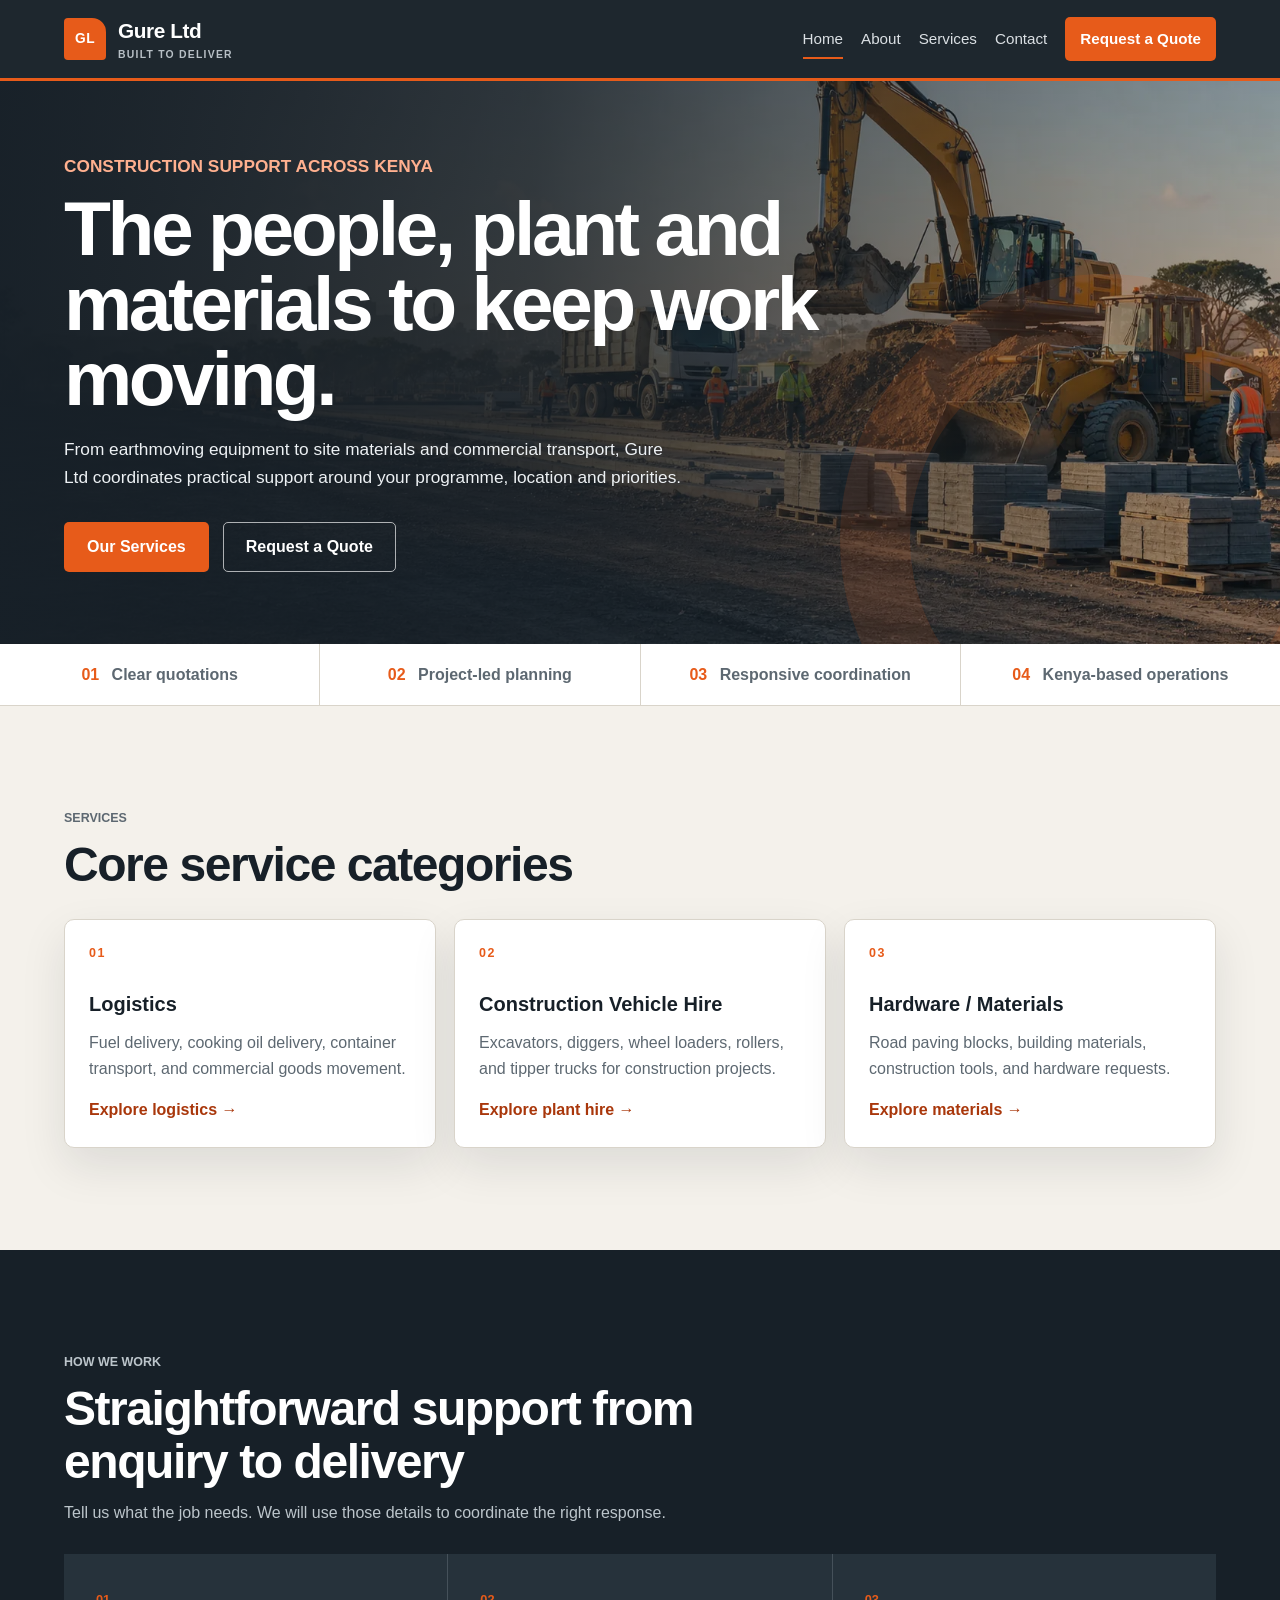
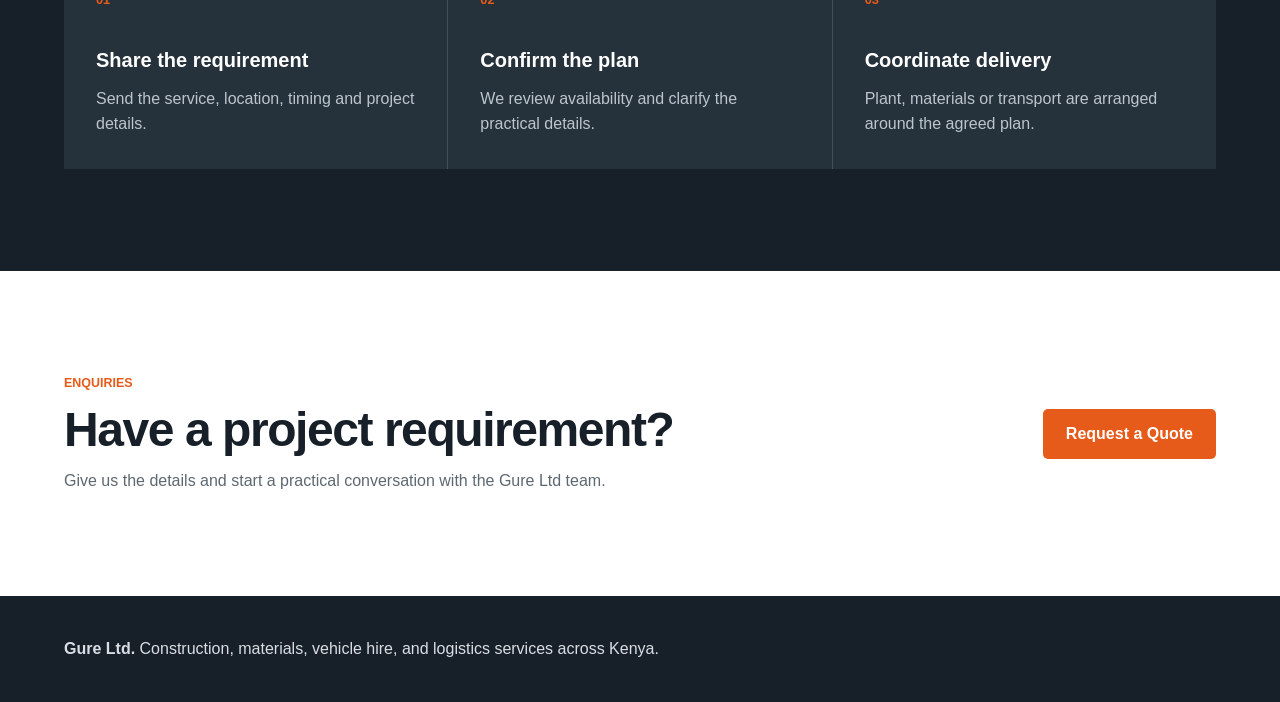
<file: website/index.html>
<!doctype html>
<html lang="en">
  <head>
    <meta charset="utf-8">
    <meta name="viewport" content="width=device-width, initial-scale=1">
    <title>Gure Ltd | Construction and Logistics</title>
    <meta
      name="description"
      content="Gure Ltd provides construction materials, equipment hire, and logistics services in Kenya."
    >
    <link rel="stylesheet" href="assets/css/styles.css">
  </head>
  <body>
    <header class="site-header">
      <a class="brand" href="index.html" aria-label="Gure Ltd home">
        <span class="brand-mark">GL</span>
        <span class="brand-text">Gure Ltd<small>Built to deliver</small></span>
      </a>
      <button class="nav-toggle" type="button" aria-expanded="false" aria-controls="main-navigation"><span></span><span></span><span></span><span class="sr-only">Open navigation</span></button>
      <nav id="main-navigation" class="site-nav" aria-label="Main navigation">
        <a href="index.html" aria-current="page">Home</a>
        <a href="about.html">About</a>
        <a href="services.html">Services</a>
        <a href="contact.html">Contact</a>
        <a class="nav-cta" href="contact.html#quote">Request a Quote</a>
      </nav>
    </header>

    <main>
      <section class="hero" aria-labelledby="hero-title">
        <div class="hero-content">
          <p class="eyebrow">Construction support across Kenya</p>
          <h1 id="hero-title">The people, plant and materials to keep work moving.</h1>
          <p>
            From earthmoving equipment to site materials and commercial transport, Gure Ltd
            coordinates practical support around your programme, location and priorities.
          </p>
          <div class="hero-actions">
            <a class="button button-primary" href="services.html">Our Services</a>
            <a class="button button-secondary" href="contact.html#quote">Request a Quote</a>
          </div>
        </div>
      </section>

      <section class="trust-strip" aria-label="Trust points">
        <span><strong>01</strong> Clear quotations</span>
        <span><strong>02</strong> Project-led planning</span>
        <span><strong>03</strong> Responsive coordination</span>
        <span><strong>04</strong> Kenya-based operations</span>
      </section>

      <section id="services" class="section" aria-labelledby="services-title">
        <div class="section-heading">
          <p class="eyebrow">Services</p>
          <h2 id="services-title">Core service categories</h2>
        </div>
        <div class="service-grid">
          <article class="service-card">
            <span class="card-number">01</span>
            <h3>Logistics</h3>
            <p>Fuel delivery, cooking oil delivery, container transport, and commercial goods movement.</p>
            <a class="text-link" href="services.html">Explore logistics <span aria-hidden="true">→</span></a>
          </article>
          <article class="service-card">
            <span class="card-number">02</span>
            <h3>Construction Vehicle Hire</h3>
            <p>Excavators, diggers, wheel loaders, rollers, and tipper trucks for construction projects.</p>
            <a class="text-link" href="services.html">Explore plant hire <span aria-hidden="true">→</span></a>
          </article>
          <article class="service-card">
            <span class="card-number">03</span>
            <h3>Hardware / Materials</h3>
            <p>Road paving blocks, building materials, construction tools, and hardware requests.</p>
            <a class="text-link" href="services.html">Explore materials <span aria-hidden="true">→</span></a>
          </article>
        </div>
      </section>

      <section class="section section-dark" aria-labelledby="process-title">
        <div class="section-heading">
          <p class="eyebrow">How we work</p>
          <h2 id="process-title">Straightforward support from enquiry to delivery</h2>
          <p>Tell us what the job needs. We will use those details to coordinate the right response.</p>
        </div>
        <ol class="process-grid">
          <li><span>01</span><h3>Share the requirement</h3><p>Send the service, location, timing and project details.</p></li>
          <li><span>02</span><h3>Confirm the plan</h3><p>We review availability and clarify the practical details.</p></li>
          <li><span>03</span><h3>Coordinate delivery</h3><p>Plant, materials or transport are arranged around the agreed plan.</p></li>
        </ol>
      </section>

      <section id="quote" class="section quote-section cta-band" aria-labelledby="quote-title">
        <div>
          <p class="eyebrow">Enquiries</p>
          <h2 id="quote-title">Have a project requirement?</h2>
          <p>Give us the details and start a practical conversation with the Gure Ltd team.</p>
        </div>
        <a class="button button-primary" href="contact.html#quote">Request a Quote</a>
      </section>
    </main>

    <footer class="site-footer">
      <p><strong>Gure Ltd.</strong> Construction, materials, vehicle hire, and logistics services across Kenya.</p>
    </footer>

    <script src="assets/js/config.js"></script>
    <script src="assets/js/main.js"></script>
  </body>
</html>
</file>
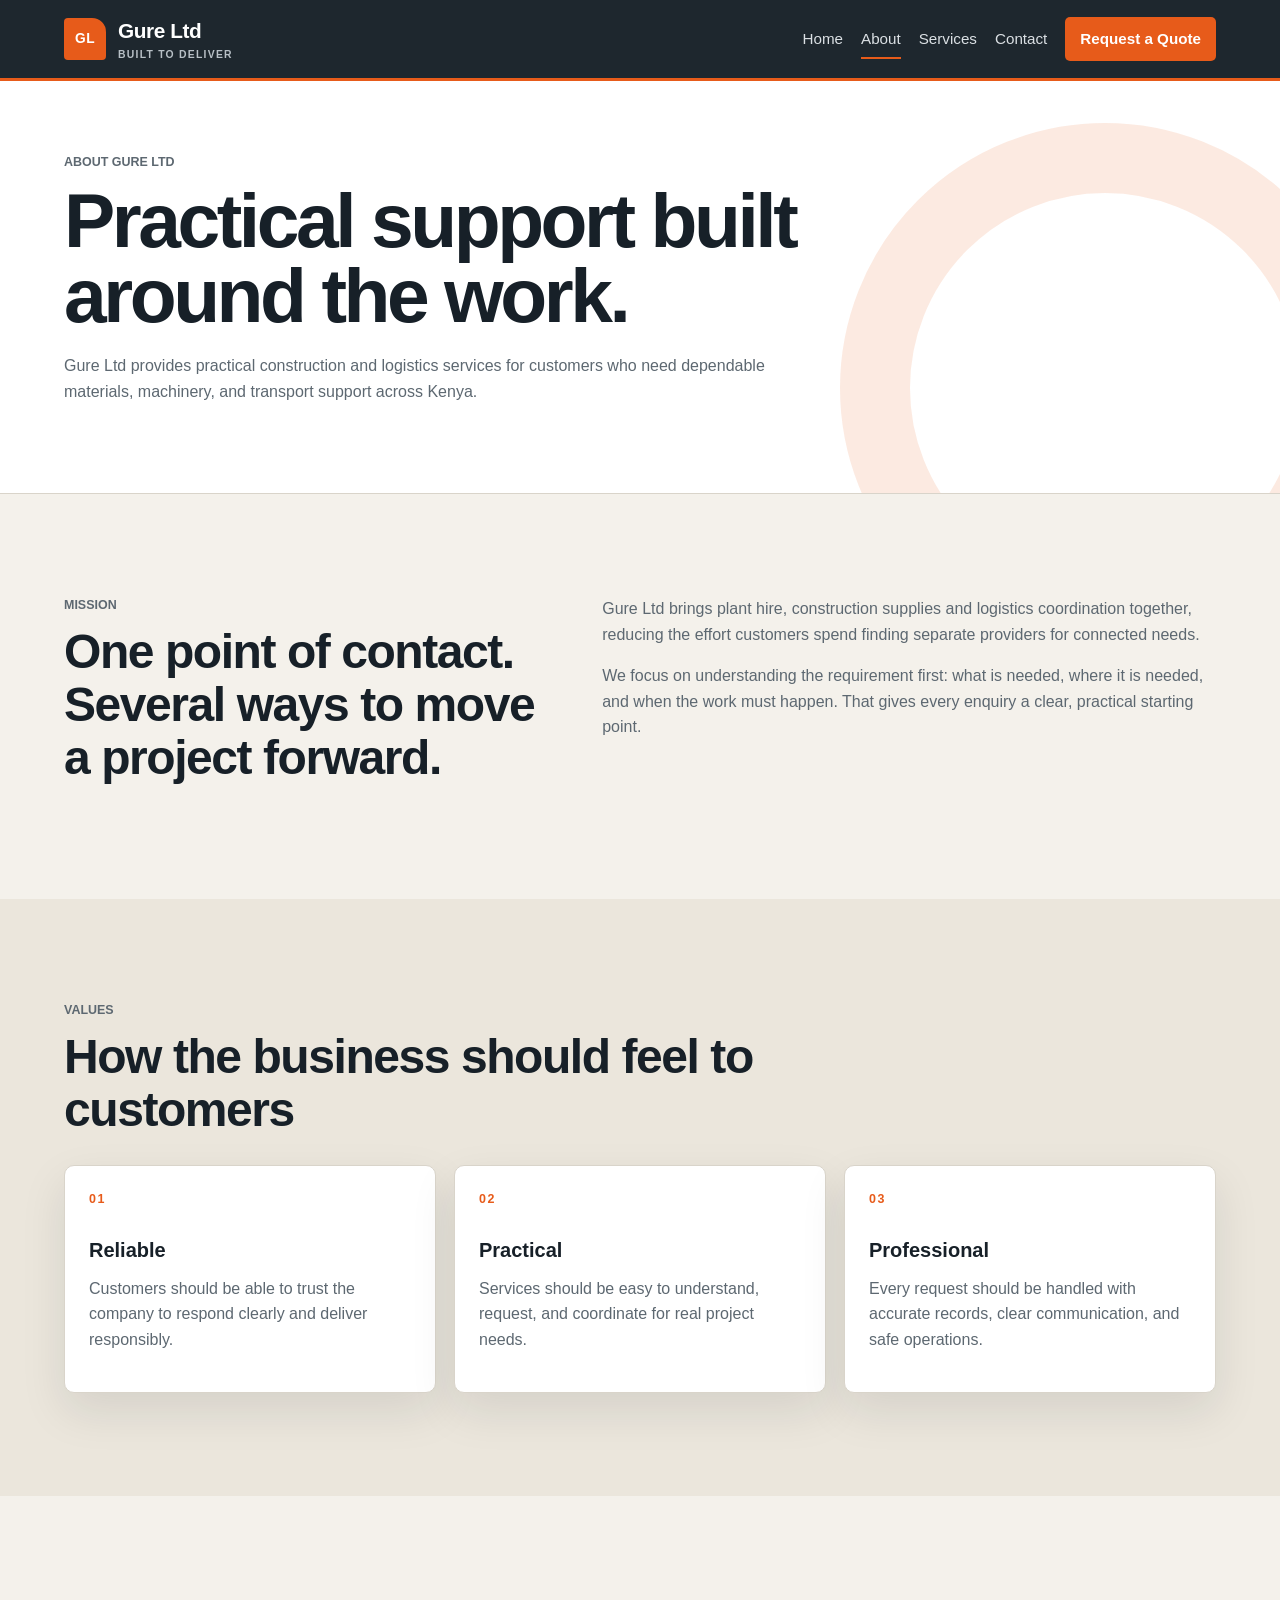
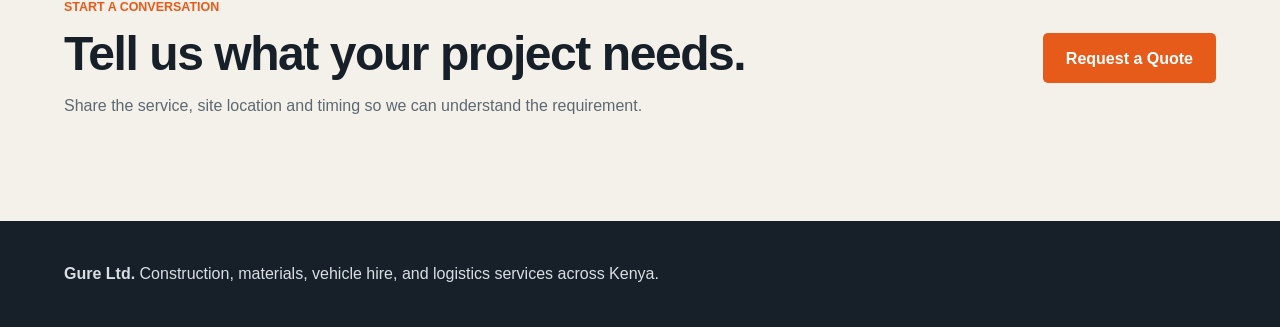
<file: website/about.html>
<!doctype html>
<html lang="en">
  <head>
    <meta charset="utf-8">
    <meta name="viewport" content="width=device-width, initial-scale=1">
    <title>About | Gure Ltd</title>
    <meta
      name="description"
      content="Learn about Gure Ltd, a Kenya-based construction materials, equipment hire, and logistics company."
    >
    <link rel="stylesheet" href="assets/css/styles.css">
  </head>
  <body>
    <header class="site-header">
      <a class="brand" href="index.html" aria-label="Gure Ltd home">
        <span class="brand-mark">GL</span>
        <span class="brand-text">Gure Ltd<small>Built to deliver</small></span>
      </a>
      <button class="nav-toggle" type="button" aria-expanded="false" aria-controls="main-navigation"><span></span><span></span><span></span><span class="sr-only">Open navigation</span></button>
      <nav id="main-navigation" class="site-nav" aria-label="Main navigation">
        <a href="index.html">Home</a>
        <a href="about.html" aria-current="page">About</a>
        <a href="services.html">Services</a>
        <a href="contact.html">Contact</a>
        <a class="nav-cta" href="contact.html#quote">Request a Quote</a>
      </nav>
    </header>

    <main>
      <section class="page-hero" aria-labelledby="about-title">
        <p class="eyebrow">About Gure Ltd</p>
        <h1 id="about-title">Practical support built around the work.</h1>
        <p>
          Gure Ltd provides practical construction and logistics services for customers who need
          dependable materials, machinery, and transport support across Kenya.
        </p>
      </section>

      <section class="section two-column" aria-labelledby="mission-title">
        <div>
          <p class="eyebrow">Mission</p>
          <h2 id="mission-title">One point of contact. Several ways to move a project forward.</h2>
        </div>
        <div>
          <p>
            Gure Ltd brings plant hire, construction supplies and logistics coordination together,
            reducing the effort customers spend finding separate providers for connected needs.
          </p>
          <p>
            We focus on understanding the requirement first: what is needed, where it is needed,
            and when the work must happen. That gives every enquiry a clear, practical starting point.
          </p>
        </div>
      </section>

      <section class="section section-muted" aria-labelledby="values-title">
        <div class="section-heading">
          <p class="eyebrow">Values</p>
          <h2 id="values-title">How the business should feel to customers</h2>
        </div>
        <div class="service-grid">
          <article class="service-card">
            <span class="card-number">01</span>
            <h3>Reliable</h3>
            <p>Customers should be able to trust the company to respond clearly and deliver responsibly.</p>
          </article>
          <article class="service-card">
            <span class="card-number">02</span>
            <h3>Practical</h3>
            <p>Services should be easy to understand, request, and coordinate for real project needs.</p>
          </article>
          <article class="service-card">
            <span class="card-number">03</span>
            <h3>Professional</h3>
            <p>Every request should be handled with accurate records, clear communication, and safe operations.</p>
          </article>
        </div>
      </section>

      <section class="section cta-band" aria-labelledby="about-cta-title">
        <div>
          <p class="eyebrow">Start a conversation</p>
          <h2 id="about-cta-title">Tell us what your project needs.</h2>
          <p>Share the service, site location and timing so we can understand the requirement.</p>
        </div>
        <a class="button button-primary" href="contact.html#quote">Request a Quote</a>
      </section>
    </main>

    <footer class="site-footer">
      <p><strong>Gure Ltd.</strong> Construction, materials, vehicle hire, and logistics services across Kenya.</p>
    </footer>
    <script src="assets/js/main.js"></script>
  </body>
</html>
</file>
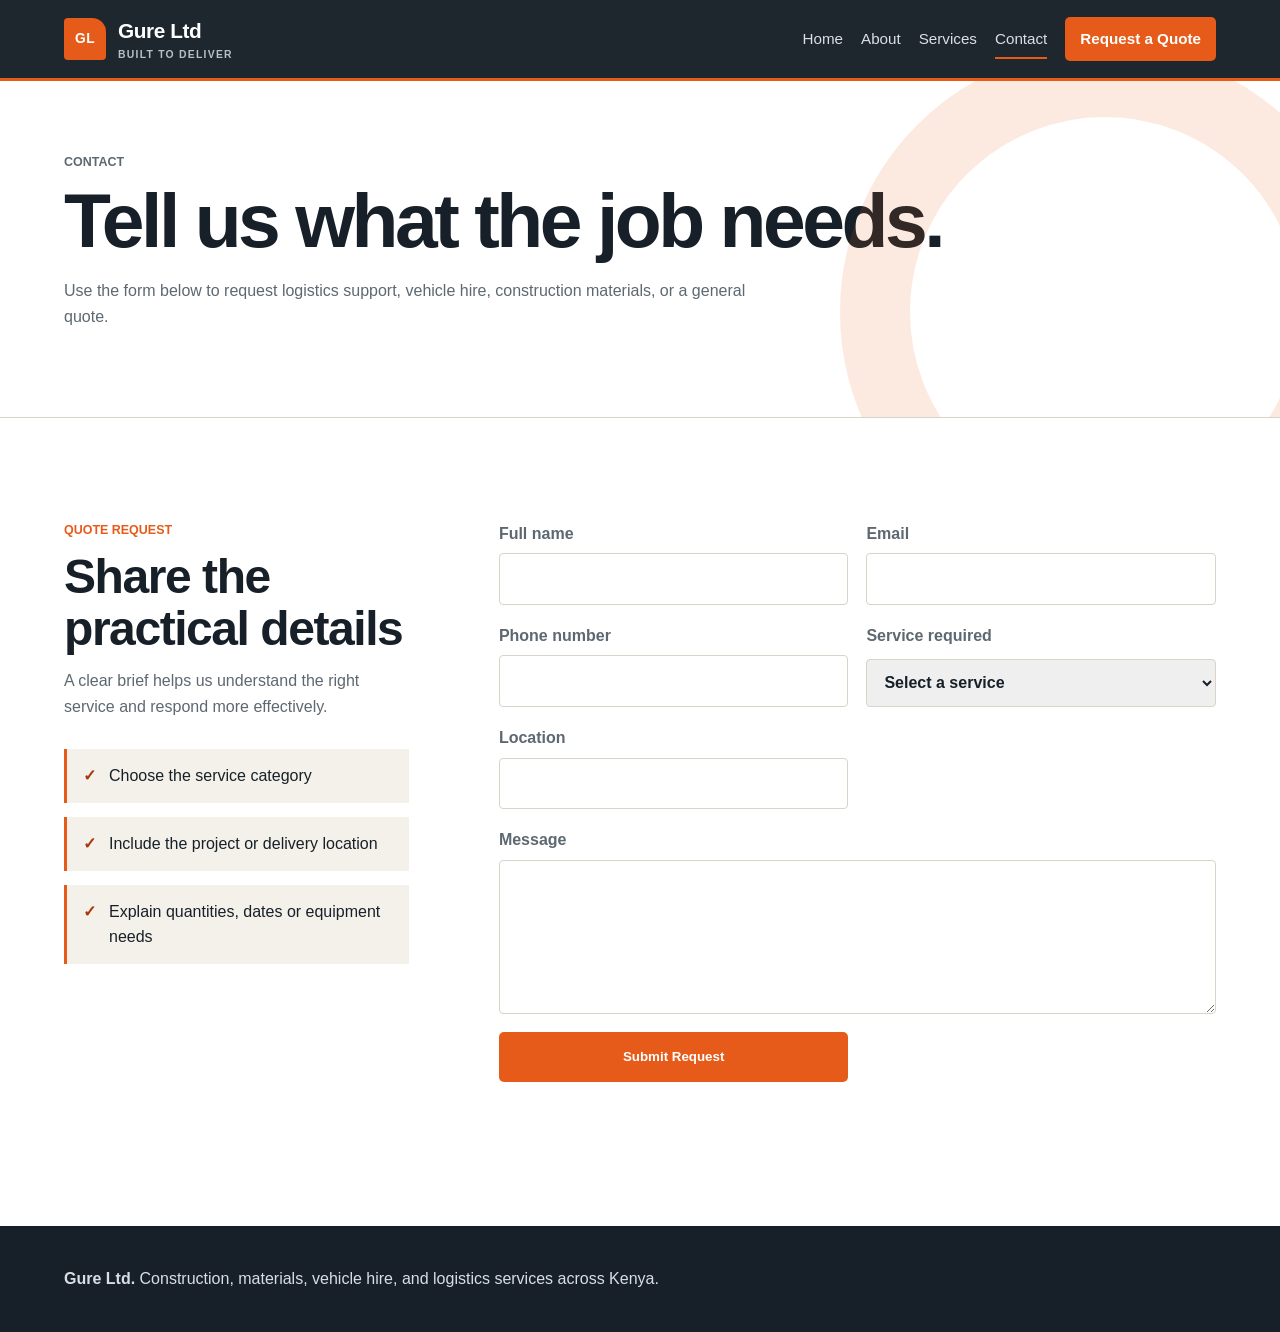
<file: website/contact.html>
<!doctype html>
<html lang="en">
  <head>
    <meta charset="utf-8">
    <meta name="viewport" content="width=device-width, initial-scale=1">
    <title>Contact | Gure Ltd</title>
    <meta
      name="description"
      content="Contact Gure Ltd or submit a quote request for logistics, vehicle hire, or construction materials."
    >
    <link rel="stylesheet" href="assets/css/styles.css">
  </head>
  <body>
    <header class="site-header">
      <a class="brand" href="index.html" aria-label="Gure Ltd home">
        <span class="brand-mark">GL</span>
        <span class="brand-text">Gure Ltd<small>Built to deliver</small></span>
      </a>
      <button class="nav-toggle" type="button" aria-expanded="false" aria-controls="main-navigation"><span></span><span></span><span></span><span class="sr-only">Open navigation</span></button>
      <nav id="main-navigation" class="site-nav" aria-label="Main navigation">
        <a href="index.html">Home</a>
        <a href="about.html">About</a>
        <a href="services.html">Services</a>
        <a href="contact.html" aria-current="page">Contact</a>
        <a class="nav-cta" href="#quote">Request a Quote</a>
      </nav>
    </header>

    <main>
      <section class="page-hero" aria-labelledby="contact-title">
        <p class="eyebrow">Contact</p>
        <h1 id="contact-title">Tell us what the job needs.</h1>
        <p>
          Use the form below to request logistics support, vehicle hire, construction materials,
          or a general quote.
        </p>
      </section>

      <section id="quote" class="section quote-section contact-layout" aria-labelledby="quote-title">
        <div class="contact-intro">
          <p class="eyebrow">Quote request</p>
          <h2 id="quote-title">Share the practical details</h2>
          <p>A clear brief helps us understand the right service and respond more effectively.</p>
          <ul class="contact-checklist">
            <li>Choose the service category</li>
            <li>Include the project or delivery location</li>
            <li>Explain quantities, dates or equipment needs</li>
          </ul>
        </div>
        <form class="quote-form" aria-describedby="form-status">
          <label>
            Full name
            <input type="text" name="full_name" autocomplete="name" required>
          </label>
          <label>
            Email
            <input type="email" name="email" autocomplete="email">
          </label>
          <label>
            Phone number
            <input type="tel" name="phone_number" autocomplete="tel" inputmode="tel" maxlength="20" required>
          </label>
          <label>
            Service required
            <select name="service_requested" required>
              <option value="">Select a service</option>
              <option value="logistics">Logistics</option>
              <option value="vehicle_hire">Construction Vehicle Hire</option>
              <option value="materials">Hardware / Materials</option>
              <option value="general_enquiry">General Enquiry</option>
            </select>
          </label>
          <label>
            Location
            <input type="text" name="location" autocomplete="address-level2" required>
          </label>
          <label class="full-width">
            Message
            <textarea name="message" rows="5" maxlength="1000" required></textarea>
          </label>
          <button class="button button-primary" type="submit">Submit Request</button>
          <p id="form-status" class="form-status full-width" role="status" aria-live="polite"></p>
        </form>
      </section>
    </main>

    <footer class="site-footer">
      <p><strong>Gure Ltd.</strong> Construction, materials, vehicle hire, and logistics services across Kenya.</p>
    </footer>

    <script src="assets/js/config.js"></script>
    <script src="assets/js/main.js"></script>
  </body>
</html>
</file>
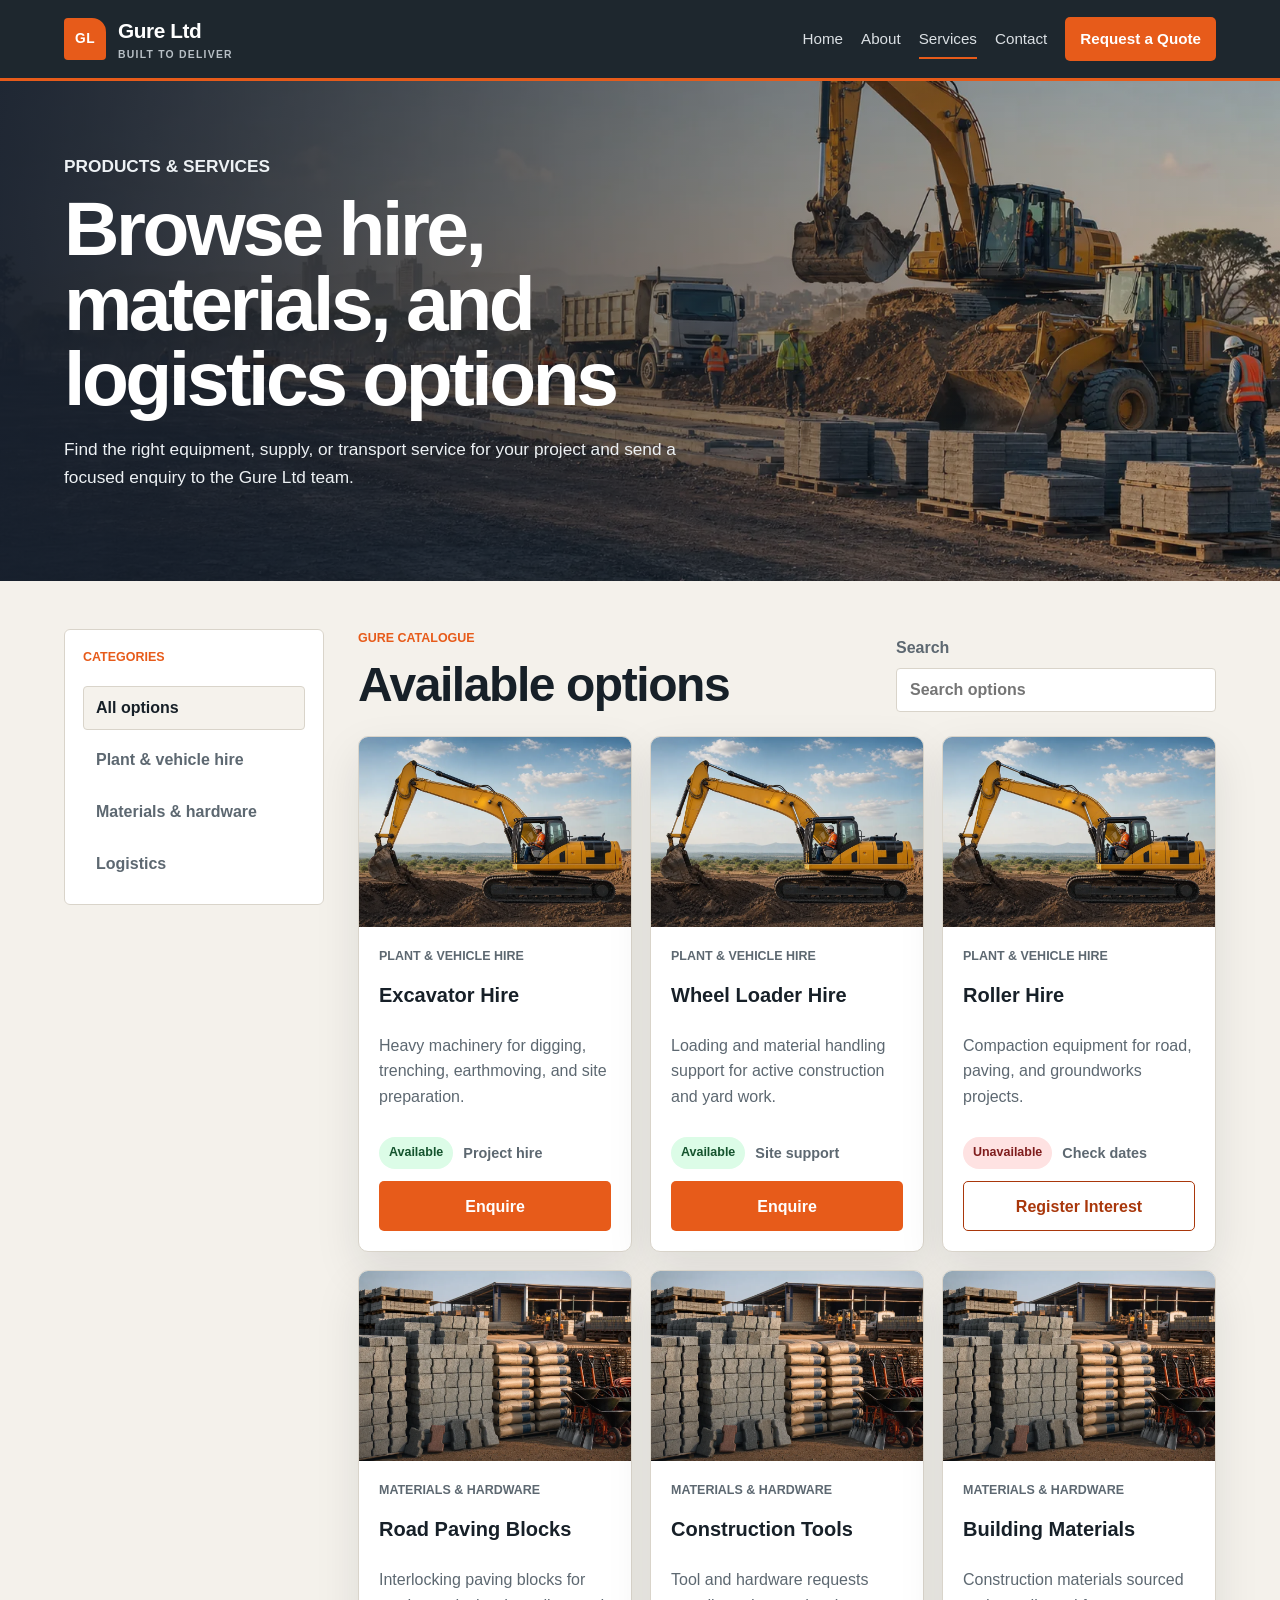
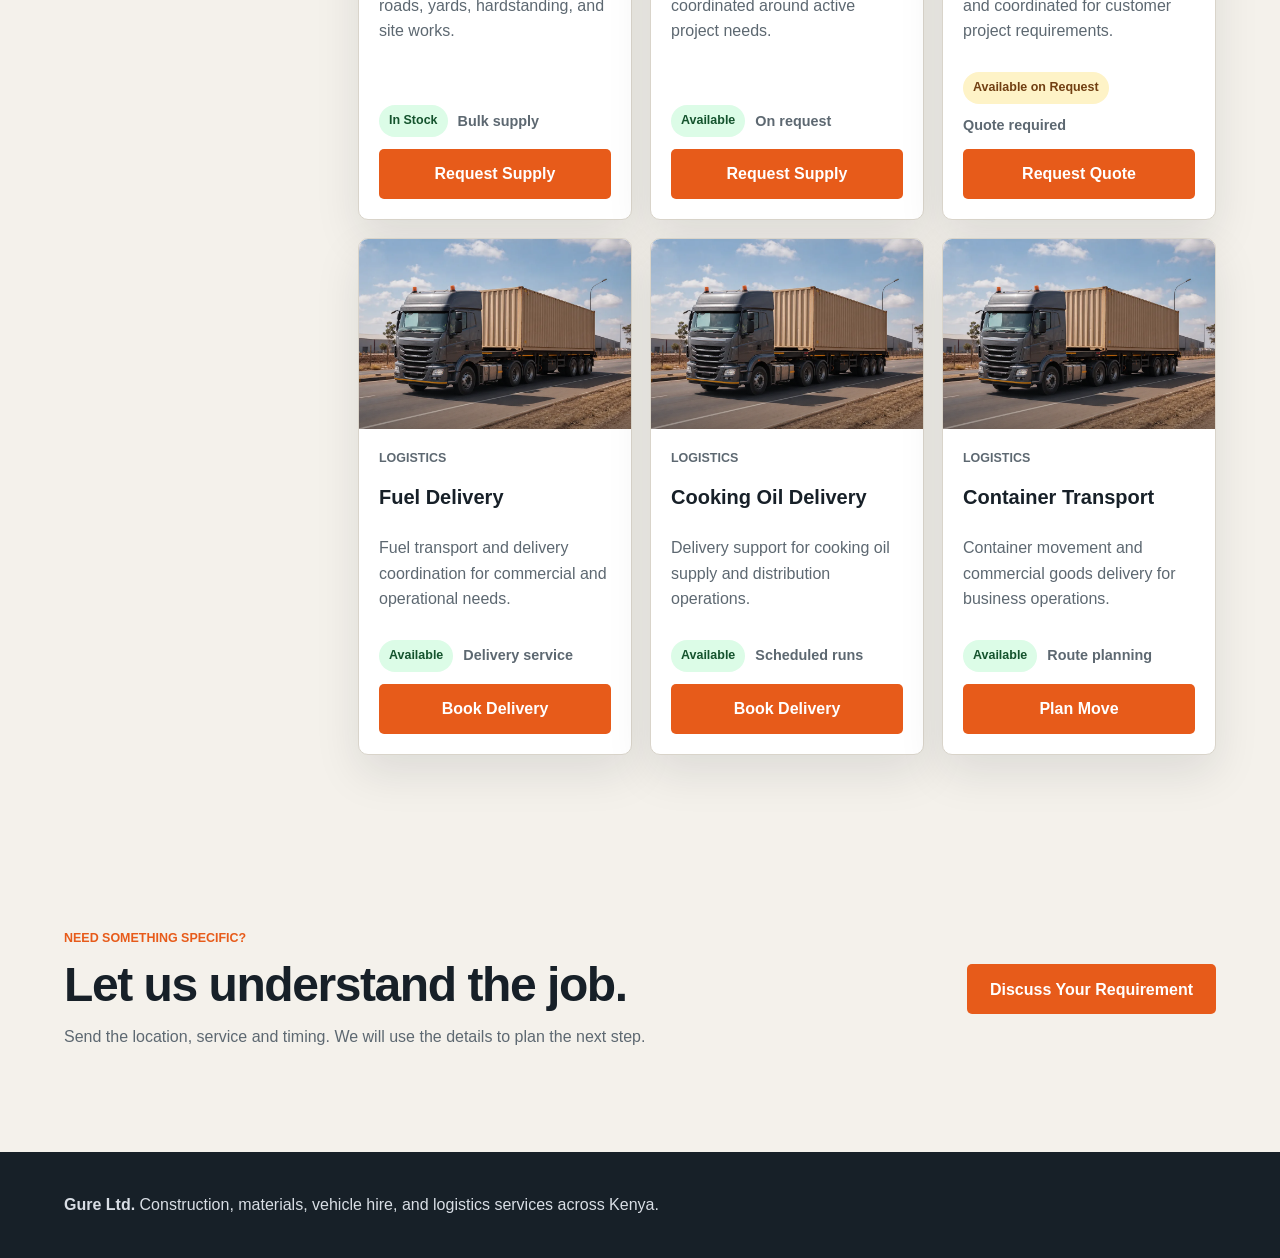
<file: website/services.html>
<!doctype html>
<html lang="en">
  <head>
    <meta charset="utf-8">
    <meta name="viewport" content="width=device-width, initial-scale=1">
    <title>Products & Services | Gure Ltd</title>
    <meta
      name="description"
      content="Browse Gure Ltd plant hire, construction materials, and logistics service options."
    >
    <link rel="stylesheet" href="assets/css/styles.css">
  </head>
  <body>
    <header class="site-header">
      <a class="brand" href="index.html" aria-label="Gure Ltd home">
        <span class="brand-mark">GL</span>
        <span class="brand-text">Gure Ltd<small>Built to deliver</small></span>
      </a>
      <button class="nav-toggle" type="button" aria-expanded="false" aria-controls="main-navigation"><span></span><span></span><span></span><span class="sr-only">Open navigation</span></button>
      <nav id="main-navigation" class="site-nav" aria-label="Main navigation">
        <a href="index.html">Home</a>
        <a href="about.html">About</a>
        <a href="services.html" aria-current="page">Services</a>
        <a href="contact.html">Contact</a>
        <a class="nav-cta" href="contact.html#quote">Request a Quote</a>
      </nav>
    </header>

    <main>
      <section class="catalog-hero" aria-labelledby="services-title">
        <div class="catalog-hero-content">
          <p class="eyebrow">Products & services</p>
          <h1 id="services-title">Browse hire, materials, and logistics options</h1>
          <p>
            Find the right equipment, supply, or transport service for your project and send a
            focused enquiry to the Gure Ltd team.
          </p>
        </div>
      </section>

      <section class="catalog-shell" aria-labelledby="catalog-title">
        <aside class="catalog-sidebar" aria-label="Service categories">
          <p class="eyebrow">Categories</p>
          <button class="catalog-filter is-active" type="button" data-category="all">All options</button>
          <button class="catalog-filter" type="button" data-category="vehicle_hire">Plant & vehicle hire</button>
          <button class="catalog-filter" type="button" data-category="hardware_materials">Materials & hardware</button>
          <button class="catalog-filter" type="button" data-category="logistics">Logistics</button>
        </aside>

        <div class="catalog-main">
          <div class="catalog-toolbar">
            <div>
              <p class="eyebrow">Gure catalogue</p>
              <h2 id="catalog-title">Available options</h2>
            </div>
            <label class="catalog-search">
              <span>Search</span>
              <input type="search" name="catalog_search" placeholder="Search options" data-catalog-search>
            </label>
          </div>

          <div class="product-grid" data-catalog-grid>
            <article class="product-card" data-category="vehicle_hire" data-name="excavator plant hire earthmoving digging trenching">
              <div class="product-media product-media-excavator" aria-hidden="true"></div>
              <div class="product-body">
                <p class="product-category">Plant & vehicle hire</p>
                <h3>Excavator Hire</h3>
                <p>Heavy machinery for digging, trenching, earthmoving, and site preparation.</p>
                <div class="product-meta">
                  <span class="status status-available">Available</span>
                  <span>Project hire</span>
                </div>
                <a class="button button-primary" href="contact.html?service=vehicle_hire#quote">Enquire</a>
              </div>
            </article>

            <article class="product-card" data-category="vehicle_hire" data-name="wheel loader loading material handling construction vehicle">
              <div class="product-media product-media-loader" aria-hidden="true"></div>
              <div class="product-body">
                <p class="product-category">Plant & vehicle hire</p>
                <h3>Wheel Loader Hire</h3>
                <p>Loading and material handling support for active construction and yard work.</p>
                <div class="product-meta">
                  <span class="status status-available">Available</span>
                  <span>Site support</span>
                </div>
                <a class="button button-primary" href="contact.html?service=vehicle_hire#quote">Enquire</a>
              </div>
            </article>

            <article class="product-card" data-category="vehicle_hire" data-name="roller compaction road paving hire">
              <div class="product-media product-media-roller" aria-hidden="true"></div>
              <div class="product-body">
                <p class="product-category">Plant & vehicle hire</p>
                <h3>Roller Hire</h3>
                <p>Compaction equipment for road, paving, and groundworks projects.</p>
                <div class="product-meta">
                  <span class="status status-unavailable">Unavailable</span>
                  <span>Check dates</span>
                </div>
                <a class="button button-secondary-dark" href="contact.html?service=vehicle_hire#quote">Register Interest</a>
              </div>
            </article>

            <article class="product-card" data-category="hardware_materials" data-name="road paving blocks interlocking construction materials">
              <div class="product-media product-media-pavers" aria-hidden="true"></div>
              <div class="product-body">
                <p class="product-category">Materials & hardware</p>
                <h3>Road Paving Blocks</h3>
                <p>Interlocking paving blocks for roads, yards, hardstanding, and site works.</p>
                <div class="product-meta">
                  <span class="status status-available">In Stock</span>
                  <span>Bulk supply</span>
                </div>
                <a class="button button-primary" href="contact.html?service=materials#quote">Request Supply</a>
              </div>
            </article>

            <article class="product-card" data-category="hardware_materials" data-name="construction tools hardware supplies materials">
              <div class="product-media product-media-tools" aria-hidden="true"></div>
              <div class="product-body">
                <p class="product-category">Materials & hardware</p>
                <h3>Construction Tools</h3>
                <p>Tool and hardware requests coordinated around active project needs.</p>
                <div class="product-meta">
                  <span class="status status-available">Available</span>
                  <span>On request</span>
                </div>
                <a class="button button-primary" href="contact.html?service=materials#quote">Request Supply</a>
              </div>
            </article>

            <article class="product-card" data-category="hardware_materials" data-name="building materials cement aggregates construction supplies">
              <div class="product-media product-media-materials" aria-hidden="true"></div>
              <div class="product-body">
                <p class="product-category">Materials & hardware</p>
                <h3>Building Materials</h3>
                <p>Construction materials sourced and coordinated for customer project requirements.</p>
                <div class="product-meta">
                  <span class="status status-request">Available on Request</span>
                  <span>Quote required</span>
                </div>
                <a class="button button-primary" href="contact.html?service=materials#quote">Request Quote</a>
              </div>
            </article>

            <article class="product-card" data-category="logistics" data-name="fuel delivery transport commercial logistics">
              <div class="product-media product-media-fuel" aria-hidden="true"></div>
              <div class="product-body">
                <p class="product-category">Logistics</p>
                <h3>Fuel Delivery</h3>
                <p>Fuel transport and delivery coordination for commercial and operational needs.</p>
                <div class="product-meta">
                  <span class="status status-available">Available</span>
                  <span>Delivery service</span>
                </div>
                <a class="button button-primary" href="contact.html?service=logistics#quote">Book Delivery</a>
              </div>
            </article>

            <article class="product-card" data-category="logistics" data-name="cooking oil delivery distribution logistics">
              <div class="product-media product-media-oil" aria-hidden="true"></div>
              <div class="product-body">
                <p class="product-category">Logistics</p>
                <h3>Cooking Oil Delivery</h3>
                <p>Delivery support for cooking oil supply and distribution operations.</p>
                <div class="product-meta">
                  <span class="status status-available">Available</span>
                  <span>Scheduled runs</span>
                </div>
                <a class="button button-primary" href="contact.html?service=logistics#quote">Book Delivery</a>
              </div>
            </article>

            <article class="product-card" data-category="logistics" data-name="container transport movement commercial goods">
              <div class="product-media product-media-container" aria-hidden="true"></div>
              <div class="product-body">
                <p class="product-category">Logistics</p>
                <h3>Container Transport</h3>
                <p>Container movement and commercial goods delivery for business operations.</p>
                <div class="product-meta">
                  <span class="status status-available">Available</span>
                  <span>Route planning</span>
                </div>
                <a class="button button-primary" href="contact.html?service=logistics#quote">Plan Move</a>
              </div>
            </article>
          </div>

          <p class="catalog-empty" data-catalog-empty hidden>No matching options found.</p>
        </div>
      </section>

      <section class="section cta-band" aria-labelledby="services-cta-title">
        <div>
          <p class="eyebrow">Need something specific?</p>
          <h2 id="services-cta-title">Let us understand the job.</h2>
          <p>Send the location, service and timing. We will use the details to plan the next step.</p>
        </div>
        <a class="button button-primary" href="contact.html#quote">Discuss Your Requirement</a>
      </section>
    </main>

    <footer class="site-footer">
      <p><strong>Gure Ltd.</strong> Construction, materials, vehicle hire, and logistics services across Kenya.</p>
    </footer>

    <script src="assets/js/config.js"></script>
    <script src="assets/js/main.js"></script>
  </body>
</html>
</file>
<file: website/assets/css/styles.css>
:root {
  --color-ink: #172028;
  --color-ink-soft: #26323b;
  --color-muted: #5d6871;
  --color-surface: #ffffff;
  --color-page: #f4f1eb;
  --color-accent: #e75b1a;
  --color-accent-dark: #a9370b;
  --color-sand: #d9c6a3;
  --color-line: #d9d4ca;
  --shadow-soft: 0 18px 45px rgba(23, 32, 40, 0.1);
  --shadow-lift: 0 24px 60px rgba(23, 32, 40, 0.18);
  --radius: 10px;
  font-family: Inter, "Segoe UI", Arial, sans-serif;
}

* {
  box-sizing: border-box;
}

body {
  margin: 0;
  color: var(--color-ink);
  background: var(--color-page);
  line-height: 1.6;
  -webkit-font-smoothing: antialiased;
}

img {
  display: block;
  max-width: 100%;
}

:focus-visible {
  outline: 3px solid rgba(231, 91, 26, 0.45);
  outline-offset: 3px;
}

a {
  color: inherit;
}

.sr-only {
  position: absolute;
  width: 1px;
  height: 1px;
  padding: 0;
  overflow: hidden;
  clip: rect(0, 0, 0, 0);
  white-space: nowrap;
  border: 0;
}

.site-header {
  position: sticky;
  z-index: 50;
  top: 0;
  display: flex;
  align-items: center;
  justify-content: space-between;
  gap: 24px;
  min-height: 78px;
  padding: 14px clamp(20px, 5vw, 72px);
  color: #ffffff;
  background: rgba(23, 32, 40, 0.97);
  border-bottom: 3px solid var(--color-accent);
  backdrop-filter: blur(14px);
}

.brand {
  display: inline-flex;
  align-items: center;
  gap: 12px;
  font-size: 1.3rem;
  font-weight: 800;
  letter-spacing: -0.02em;
  text-decoration: none;
}

.brand-mark {
  display: grid;
  width: 42px;
  height: 42px;
  place-items: center;
  color: #fff;
  background: var(--color-accent);
  border-radius: 4px 14px 4px 4px;
  font-size: 0.86rem;
  letter-spacing: 0.03em;
}

.brand-text small {
  display: block;
  color: #b8c0c6;
  font-size: 0.65rem;
  font-weight: 600;
  letter-spacing: 0.12em;
  text-transform: uppercase;
}

.site-nav {
  display: flex;
  flex-wrap: wrap;
  gap: 18px;
  align-items: center;
  color: #dbe0e4;
  font-size: 0.95rem;
}

.site-nav a {
  position: relative;
  text-decoration: none;
}

.nav-toggle {
  display: none;
  width: 46px;
  height: 42px;
  padding: 9px;
  border: 1px solid #59646c;
  border-radius: 5px;
  color: #fff;
  background: transparent;
  cursor: pointer;
}

.nav-toggle > span:not(.sr-only) {
  display: block;
  height: 2px;
  margin: 4px 0;
  background: currentColor;
}

.site-nav a:not(.nav-cta)::after {
  position: absolute;
  right: 0;
  bottom: -8px;
  left: 0;
  height: 2px;
  background: var(--color-accent);
  content: "";
  transform: scaleX(0);
  transition: transform 180ms ease;
}

.site-nav a:hover::after,
.site-nav a[aria-current="page"]::after {
  transform: scaleX(1);
}

.nav-cta {
  padding: 10px 15px;
  color: #fff;
  background: var(--color-accent);
  border-radius: 5px;
  font-weight: 800;
}

.hero {
  min-height: 560px;
  display: grid;
  align-items: center;
  padding: 72px clamp(20px, 5vw, 72px);
  position: relative;
  overflow: hidden;
  background:
    linear-gradient(90deg, rgba(23, 32, 40, 0.98) 0%, rgba(23, 32, 40, 0.82) 42%, rgba(23, 32, 40, 0.25) 100%),
    url("../images/construction-hero-v2.webp");
  background-color: #27313d;
  background-size: cover;
  background-position: center;
  color: #ffffff;
}

.hero::after,
.page-hero::after {
  position: absolute;
  right: -90px;
  bottom: -160px;
  width: 390px;
  height: 390px;
  border: 70px solid rgba(231, 91, 26, 0.13);
  border-radius: 50%;
  content: "";
}

.hero-content {
  position: relative;
  z-index: 1;
  max-width: 760px;
}

.page-hero {
  position: relative;
  overflow: hidden;
  padding: 72px clamp(20px, 5vw, 72px);
  background: var(--color-surface);
  border-bottom: 1px solid var(--color-line);
}

.page-hero p {
  max-width: 720px;
  color: var(--color-muted);
}

.eyebrow {
  margin: 0 0 10px;
  color: var(--color-accent);
  font-size: 0.78rem;
  font-weight: 700;
  text-transform: uppercase;
}

.hero .eyebrow {
  color: #ffb08f;
}

h1,
h2,
h3,
p {
  margin-top: 0;
}

h1 {
  max-width: 900px;
  margin-bottom: 20px;
  font-size: clamp(2.5rem, 6vw, 5rem);
  font-weight: 850;
  letter-spacing: -0.045em;
  line-height: 0.98;
}

h2 {
  margin-bottom: 12px;
  font-size: clamp(1.8rem, 4vw, 3rem);
  line-height: 1.1;
  letter-spacing: -0.03em;
}

h3 {
  margin-bottom: 10px;
  font-size: 1.25rem;
}

.hero p {
  max-width: 620px;
  color: #edf1f4;
  font-size: 1.08rem;
}

.hero-actions {
  display: flex;
  flex-wrap: wrap;
  gap: 14px;
  margin-top: 30px;
}

.button {
  display: inline-flex;
  align-items: center;
  justify-content: center;
  min-height: 50px;
  padding: 0 22px;
  border: 1px solid transparent;
  border-radius: 5px;
  font-weight: 800;
  text-decoration: none;
  cursor: pointer;
  transition: transform 180ms ease, box-shadow 180ms ease, background 180ms ease;
}

.button:hover {
  transform: translateY(-2px);
  box-shadow: 0 12px 24px rgba(23, 32, 40, 0.18);
}

.button-primary {
  color: #ffffff;
  background: var(--color-accent);
}

.button-secondary {
  color: #ffffff;
  border-color: rgba(255, 255, 255, 0.65);
}

.button-secondary-dark {
  color: var(--color-accent-dark);
  border-color: var(--color-accent-dark);
  background: #ffffff;
}

.trust-strip {
  display: grid;
  grid-template-columns: repeat(4, minmax(0, 1fr));
  gap: 1px;
  background: var(--color-line);
  border-bottom: 1px solid var(--color-line);
}

.trust-strip span {
  padding: 18px;
  background: var(--color-surface);
  color: var(--color-muted);
  font-weight: 700;
  text-align: center;
}

.trust-strip strong {
  margin-right: 8px;
  color: var(--color-accent);
}

.section {
  padding: clamp(64px, 8vw, 104px) clamp(20px, 5vw, 72px);
}

.section-muted {
  background: #ebe6dc;
}

.section-dark {
  color: #fff;
  background: var(--color-ink);
}

.section-dark .section-heading p,
.section-dark .process-grid p {
  color: #bcc5cb;
}

.section-heading {
  max-width: 720px;
  margin-bottom: 28px;
}

.section-heading p {
  color: var(--color-muted);
}

.two-column {
  display: grid;
  grid-template-columns: minmax(0, 0.9fr) minmax(0, 1.1fr);
  gap: 36px;
}

.two-column p {
  color: var(--color-muted);
}

.service-grid {
  display: grid;
  grid-template-columns: repeat(3, minmax(0, 1fr));
  gap: 18px;
}

.service-card {
  padding: 24px;
  background: var(--color-surface);
  border: 1px solid var(--color-line);
  border-radius: var(--radius);
  box-shadow: var(--shadow-soft);
  transition: transform 180ms ease, box-shadow 180ms ease;
}

.service-card:hover {
  transform: translateY(-5px);
  box-shadow: var(--shadow-lift);
}

.service-card p {
  color: var(--color-muted);
}

.card-number {
  display: block;
  margin-bottom: 24px;
  color: var(--color-accent);
  font-size: 0.78rem;
  font-weight: 800;
  letter-spacing: 0.12em;
}

.text-link {
  color: var(--color-accent-dark);
  font-weight: 800;
  text-decoration: none;
}

.process-grid {
  display: grid;
  grid-template-columns: repeat(3, minmax(0, 1fr));
  gap: 1px;
  margin: 0;
  padding: 0;
  background: #45515a;
  list-style: none;
}

.process-grid li {
  padding: 32px;
  background: var(--color-ink-soft);
}

.process-grid span {
  color: var(--color-accent);
  font-size: 0.8rem;
  font-weight: 800;
}

.process-grid h3 {
  margin-top: 32px;
}

.process-grid p {
  margin-bottom: 0;
}

.cta-band {
  display: flex;
  align-items: center;
  justify-content: space-between;
  gap: 40px;
}

.cta-band > div {
  max-width: 720px;
}

.cta-band p:last-child {
  margin-bottom: 0;
  color: var(--color-muted);
}

.availability-list {
  display: grid;
  gap: 14px;
}

.availability-list article {
  display: grid;
  grid-template-columns: minmax(0, 1fr) auto;
  gap: 10px 18px;
  align-items: center;
  padding: 20px;
  background: var(--color-surface);
  border: 1px solid var(--color-line);
  border-radius: 6px;
}

.availability-list h3,
.availability-list p {
  grid-column: 1;
}

.availability-list p {
  margin-bottom: 0;
  color: var(--color-muted);
}

.catalog-hero {
  min-height: 440px;
  display: grid;
  align-items: end;
  padding: 72px clamp(20px, 5vw, 72px);
  color: #ffffff;
  background:
    linear-gradient(90deg, rgba(24, 33, 47, 0.9), rgba(24, 33, 47, 0.48), rgba(24, 33, 47, 0.18)),
    url("../images/construction-hero-v2.webp");
  background-position: center;
  background-size: cover;
}

.catalog-hero-content {
  max-width: 760px;
}

.catalog-hero p {
  max-width: 620px;
  color: #edf1f4;
  font-size: 1.08rem;
}

.catalog-shell {
  display: grid;
  grid-template-columns: 260px minmax(0, 1fr);
  gap: 34px;
  padding: 48px clamp(20px, 5vw, 72px) 72px;
}

.catalog-sidebar {
  position: sticky;
  top: 20px;
  align-self: start;
  display: grid;
  gap: 8px;
  padding: 18px;
  background: var(--color-surface);
  border: 1px solid var(--color-line);
  border-radius: 6px;
}

.catalog-filter {
  min-height: 44px;
  padding: 0 12px;
  border: 1px solid transparent;
  border-radius: 4px;
  color: var(--color-muted);
  background: transparent;
  font: inherit;
  font-weight: 700;
  text-align: left;
  cursor: pointer;
}

.catalog-filter:hover,
.catalog-filter.is-active {
  color: var(--color-ink);
  background: #f5f2ec;
  border-color: var(--color-line);
}

.catalog-toolbar {
  display: flex;
  align-items: end;
  justify-content: space-between;
  gap: 24px;
  margin-bottom: 24px;
}

.catalog-toolbar h2 {
  margin-bottom: 0;
}

.catalog-search {
  display: grid;
  gap: 7px;
  min-width: min(320px, 100%);
  color: var(--color-muted);
  font-weight: 700;
}

.catalog-search input {
  min-height: 44px;
  padding: 0 13px;
  border: 1px solid var(--color-line);
  border-radius: 4px;
  color: var(--color-ink);
  background: var(--color-surface);
  font: inherit;
}

.product-grid {
  display: grid;
  grid-template-columns: repeat(3, minmax(0, 1fr));
  gap: 18px;
}

.product-card {
  display: grid;
  grid-template-rows: 190px 1fr;
  min-height: 420px;
  overflow: hidden;
  background: var(--color-surface);
  border: 1px solid var(--color-line);
  border-radius: var(--radius);
  box-shadow: var(--shadow-soft);
  transition: transform 180ms ease, box-shadow 180ms ease;
}

.product-card:hover {
  transform: translateY(-5px);
  box-shadow: var(--shadow-lift);
}

.product-media {
  background-color: #303b45;
  background-image: linear-gradient(180deg, transparent 60%, rgba(23, 32, 40, 0.4));
  background-position: center;
  background-size: cover;
}

.product-media-excavator,
.product-media-loader,
.product-media-roller {
  background-image:
    linear-gradient(180deg, transparent 60%, rgba(23, 32, 40, 0.4)),
    url("../images/plant-hire-v2.webp");
  background-position: 72% center;
}

.product-media-pavers,
.product-media-tools,
.product-media-materials {
  background-image:
    linear-gradient(180deg, transparent 60%, rgba(23, 32, 40, 0.4)),
    url("../images/materials-yard-v2.webp");
  background-position: 58% center;
}

.product-media-fuel,
.product-media-oil,
.product-media-container {
  background-image:
    linear-gradient(180deg, transparent 60%, rgba(23, 32, 40, 0.4)),
    url("../images/logistics-truck-v2.webp");
  background-position: 84% center;
}

.product-media-loader,
.product-media-tools,
.product-media-oil {
  background-position: 42% center;
}

.product-media-roller,
.product-media-materials,
.product-media-container {
  background-position: 65% center;
}

.product-body {
  display: grid;
  grid-template-rows: auto auto 1fr auto auto;
  gap: 12px;
  padding: 20px;
}

.product-body p {
  color: var(--color-muted);
}

.product-category {
  margin-bottom: 0;
  color: var(--color-accent);
  font-size: 0.78rem;
  font-weight: 700;
  text-transform: uppercase;
}

.product-meta {
  display: flex;
  flex-wrap: wrap;
  align-items: center;
  gap: 10px;
  color: var(--color-muted);
  font-size: 0.9rem;
  font-weight: 700;
}

.product-meta .status {
  grid-column: auto;
  grid-row: auto;
}

.catalog-empty {
  padding: 24px;
  color: var(--color-muted);
  background: var(--color-surface);
  border: 1px solid var(--color-line);
  border-radius: 6px;
}

.status {
  grid-column: 2;
  grid-row: 1 / span 2;
  padding: 6px 10px;
  border-radius: 999px;
  font-size: 0.78rem;
  font-weight: 700;
  white-space: nowrap;
}

.status-available {
  color: #14532d;
  background: #dcfce7;
}

.status-unavailable {
  color: #7f1d1d;
  background: #fee2e2;
}

.status-request {
  color: #713f12;
  background: #fef3c7;
}

.quote-section {
  background: var(--color-surface);
}

.quote-form {
  display: grid;
  grid-template-columns: repeat(2, minmax(0, 1fr));
  gap: 18px;
  max-width: 860px;
}

.contact-layout {
  display: grid;
  grid-template-columns: minmax(260px, 0.65fr) minmax(0, 1.35fr);
  gap: clamp(40px, 7vw, 96px);
}

.contact-intro {
  align-self: start;
}

.contact-intro > p:not(.eyebrow) {
  color: var(--color-muted);
}

.contact-checklist {
  display: grid;
  gap: 14px;
  margin: 30px 0 0;
  padding: 0;
  list-style: none;
}

.contact-checklist li {
  position: relative;
  padding: 14px 14px 14px 42px;
  background: var(--color-page);
  border-left: 3px solid var(--color-accent);
}

.contact-checklist li::before {
  position: absolute;
  left: 16px;
  color: var(--color-accent-dark);
  content: "✓";
  font-weight: 900;
}

.form-status {
  min-height: 24px;
  margin: 0;
  color: var(--color-muted);
  font-weight: 700;
}

.quote-form label {
  display: grid;
  gap: 7px;
  color: var(--color-muted);
  font-weight: 700;
}

.quote-form input,
.quote-form select,
.quote-form textarea {
  width: 100%;
  padding: 12px 13px;
  border: 1px solid var(--color-line);
  border-radius: 4px;
  color: var(--color-ink);
  font: inherit;
}

.quote-form input:focus,
.quote-form select:focus,
.quote-form textarea:focus,
.catalog-search input:focus {
  border-color: var(--color-accent);
  box-shadow: 0 0 0 3px rgba(231, 91, 26, 0.14);
  outline: 0;
}

.quote-form button:disabled {
  cursor: wait;
  opacity: 0.65;
}

.form-status[data-state="success"] {
  color: #176534;
}

.form-status[data-state="error"] {
  color: #a02719;
}

.full-width {
  grid-column: 1 / -1;
}

.site-footer {
  padding: 40px clamp(20px, 5vw, 72px);
  color: #d9dee5;
  background: var(--color-ink);
}

.site-footer p {
  margin: 0;
}

@media (max-width: 760px) {
  .site-header {
    align-items: center;
    flex-direction: row;
  }

  .nav-toggle {
    display: block;
    margin-left: auto;
  }

  .site-nav {
    position: absolute;
    top: 78px;
    right: 0;
    left: 0;
    display: none;
    padding: 18px 20px 22px;
    color: #fff;
    background: var(--color-ink);
    border-bottom: 3px solid var(--color-accent);
  }

  .site-nav.is-open {
    display: grid;
  }

  .site-nav a {
    padding: 10px 4px;
  }

  .site-nav .nav-cta {
    margin-top: 6px;
    text-align: center;
  }

  .trust-strip,
  .service-grid,
  .process-grid,
  .quote-form,
  .two-column,
  .contact-layout,
  .catalog-shell,
  .catalog-toolbar,
  .product-grid {
    grid-template-columns: 1fr;
  }

  .catalog-shell {
    gap: 24px;
  }

  .catalog-sidebar {
    position: static;
  }

  .catalog-toolbar {
    display: grid;
  }

  .product-card {
    min-height: auto;
  }

  .availability-list article {
    grid-template-columns: 1fr;
  }

  .status {
    grid-column: 1;
    grid-row: auto;
    width: fit-content;
  }

  .hero {
    min-height: 500px;
  }

  .cta-band {
    align-items: flex-start;
    flex-direction: column;
  }
}

@media (prefers-reduced-motion: reduce) {
  *,
  *::before,
  *::after {
    scroll-behavior: auto !important;
    transition-duration: 0.01ms !important;
  }
}
</file>
